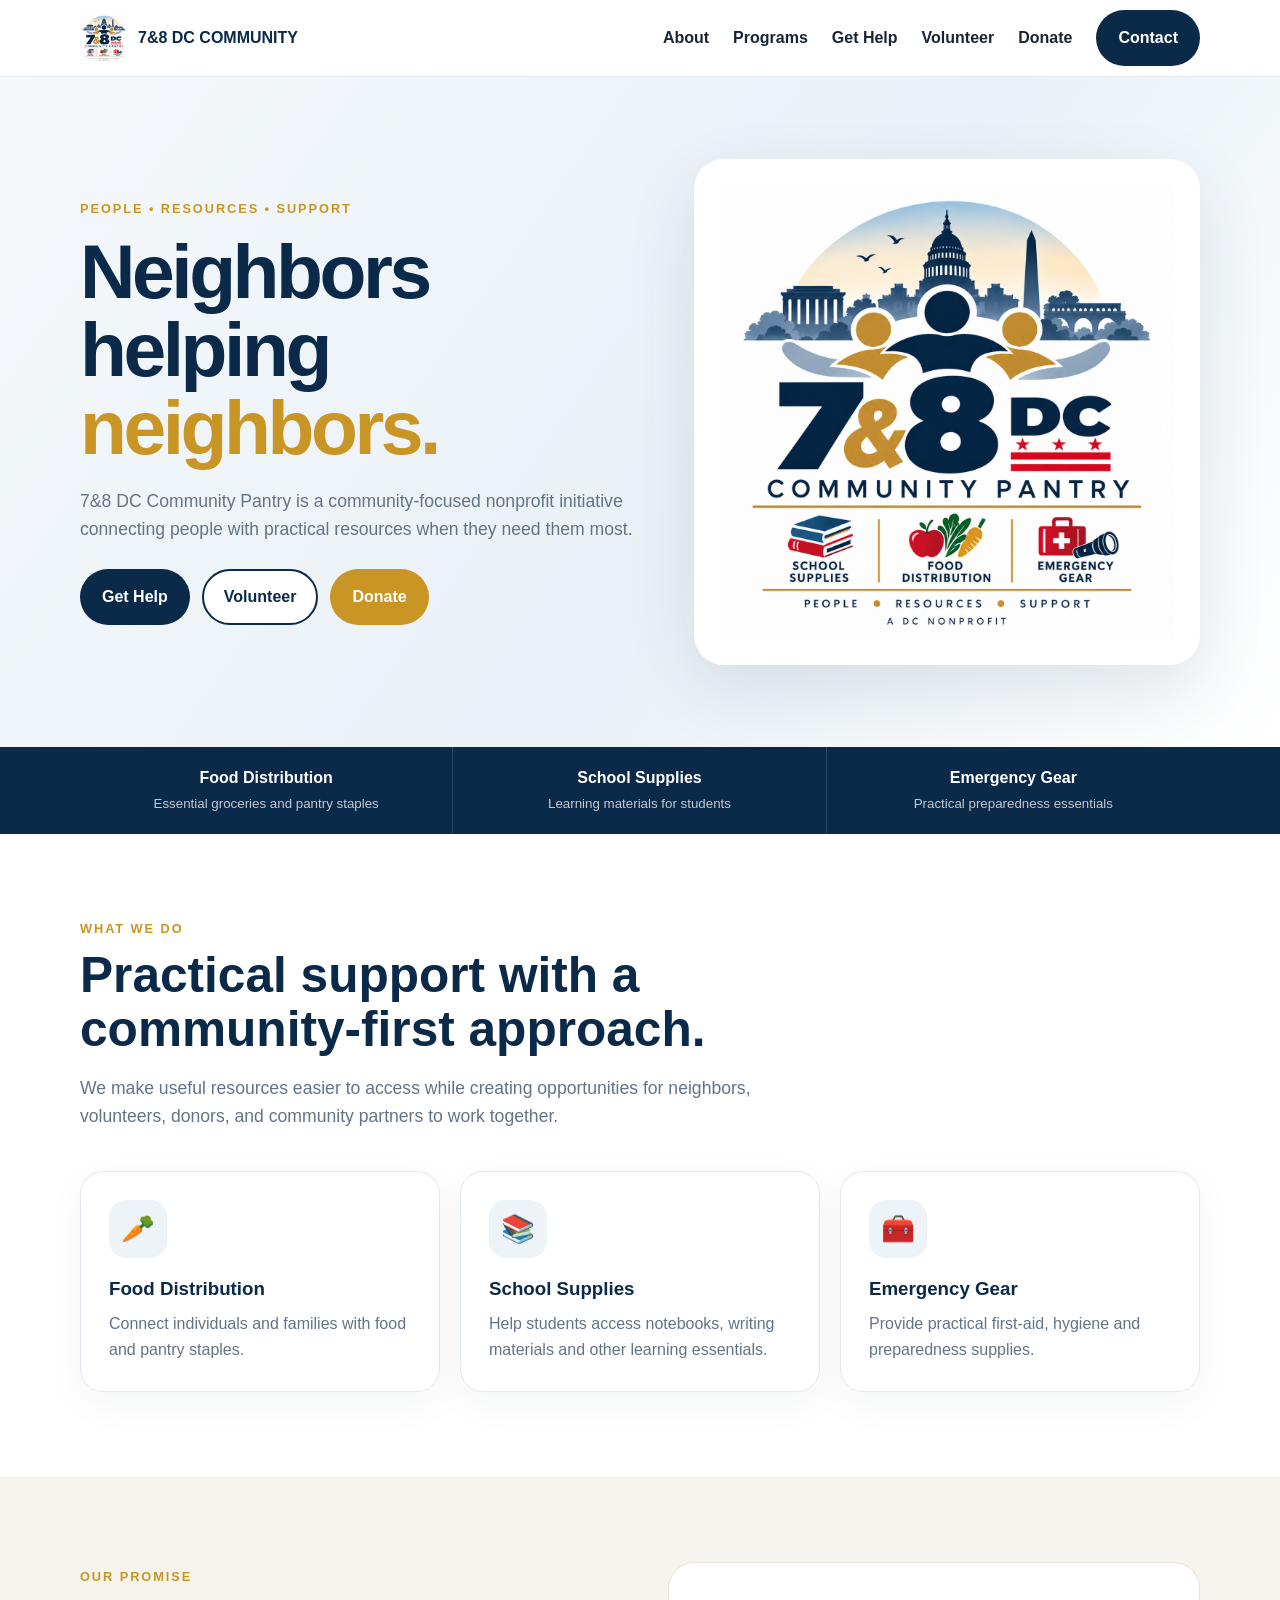
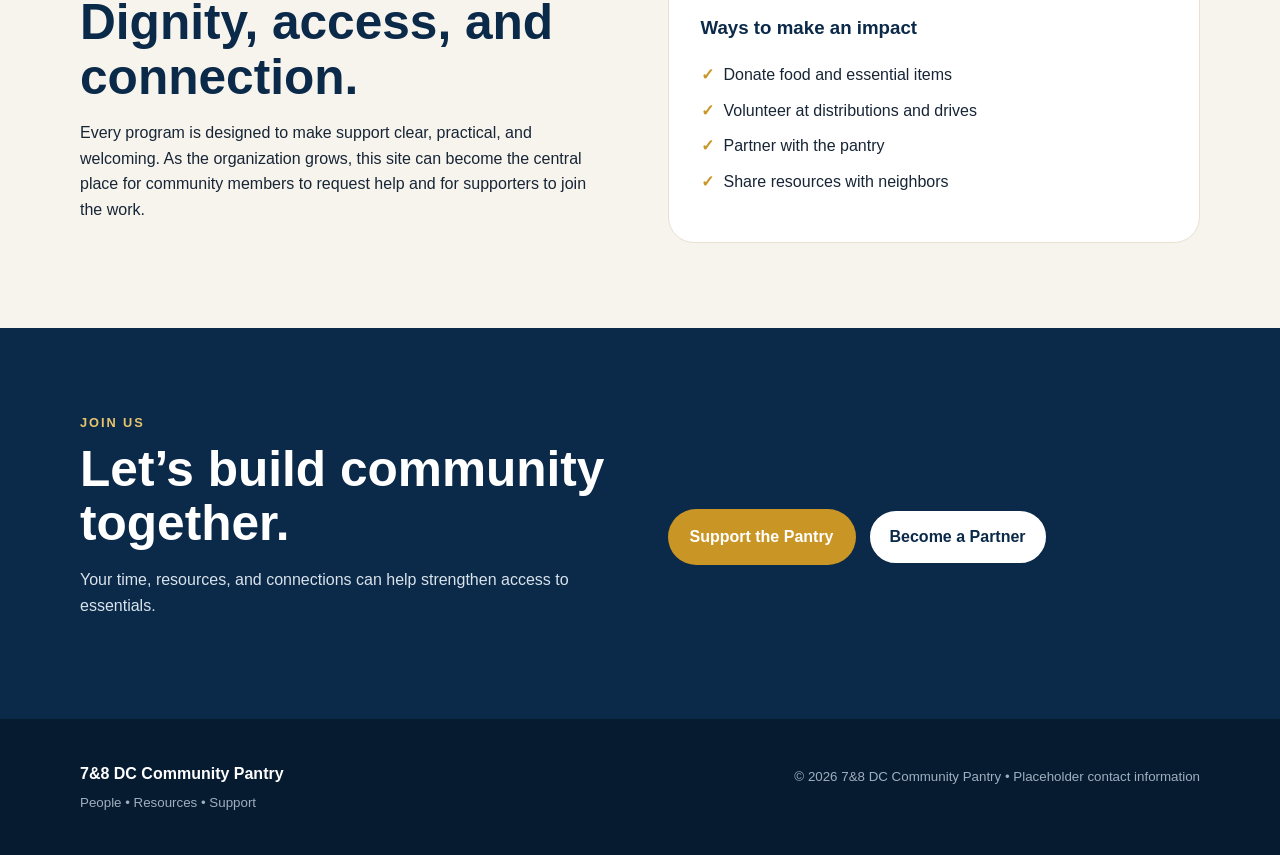
<file: index.html>
<!doctype html><html lang="en"><head><meta charset="utf-8"><meta name="viewport" content="width=device-width,initial-scale=1"><title>Home | 7&8 DC Community Pantry</title><meta name="description" content="7&8 DC Community Pantry connects neighbors with food, school supplies, emergency gear and community resources."><link rel="stylesheet" href="styles.css"></head><body>
<nav><div class="wrap nav"><a class="brand" href="index.html"><img src="logo.png" alt="7&8 DC Community Pantry logo"><span>7&8 DC COMMUNITY</span></a><div class="links"><a href="about.html">About</a><a href="programs.html">Programs</a><a href="help.html">Get Help</a><a href="volunteer.html">Volunteer</a><a href="donate.html">Donate</a><a class="btn primary" href="contact.html">Contact</a></div><a class="btn primary mobile-menu" href="donate.html">Donate</a></div></nav>

<section class="hero"><div class="wrap hero-grid"><div><div class="eyebrow">People • Resources • Support</div><h1>Neighbors helping <span>neighbors.</span></h1><p>7&8 DC Community Pantry is a community-focused nonprofit initiative connecting people with practical resources when they need them most.</p><div class="actions"><a class="btn primary" href="help.html">Get Help</a><a class="btn outline" href="volunteer.html">Volunteer</a><a class="btn gold" href="donate.html">Donate</a></div></div><div class="logo-card"><img src="logo.png" alt="7&8 DC Community Pantry"></div></div></section>
<div class="strip"><div class="wrap strip-grid"><div class="strip-item"><strong>Food Distribution</strong><small>Essential groceries and pantry staples</small></div><div class="strip-item"><strong>School Supplies</strong><small>Learning materials for students</small></div><div class="strip-item"><strong>Emergency Gear</strong><small>Practical preparedness essentials</small></div></div></div>
<section><div class="wrap"><div class="section-head"><div class="eyebrow">What we do</div><h2>Practical support with a community-first approach.</h2><p>We make useful resources easier to access while creating opportunities for neighbors, volunteers, donors, and community partners to work together.</p></div><div class="cards"><article class="card"><div class="icon">🥕</div><h3>Food Distribution</h3><p>Connect individuals and families with food and pantry staples.</p></article><article class="card"><div class="icon">📚</div><h3>School Supplies</h3><p>Help students access notebooks, writing materials and other learning essentials.</p></article><article class="card"><div class="icon">🧰</div><h3>Emergency Gear</h3><p>Provide practical first-aid, hygiene and preparedness supplies.</p></article></div></div></section>
<section class="about"><div class="wrap two"><div><div class="eyebrow">Our promise</div><h2>Dignity, access, and connection.</h2><p>Every program is designed to make support clear, practical, and welcoming. As the organization grows, this site can become the central place for community members to request help and for supporters to join the work.</p></div><div class="panel"><h3 style="color:var(--navy)">Ways to make an impact</h3><ul class="check"><li>Donate food and essential items</li><li>Volunteer at distributions and drives</li><li>Partner with the pantry</li><li>Share resources with neighbors</li></ul></div></div></section>
<section class="cta-band"><div class="wrap two"><div><div class="eyebrow" style="color:#e6c56d">Join us</div><h2>Let’s build community together.</h2><p>Your time, resources, and connections can help strengthen access to essentials.</p></div><div class="actions"><a class="btn gold" href="donate.html">Support the Pantry</a><a class="btn outline" href="contact.html">Become a Partner</a></div></div></section>

<footer><div class="wrap footer"><div><strong>7&8 DC Community Pantry</strong><small>People • Resources • Support</small></div><small>© <span id="year"></span> 7&8 DC Community Pantry • Placeholder contact information</small></div></footer><script>document.getElementById('year').textContent=new Date().getFullYear();</script></body></html>
</file>
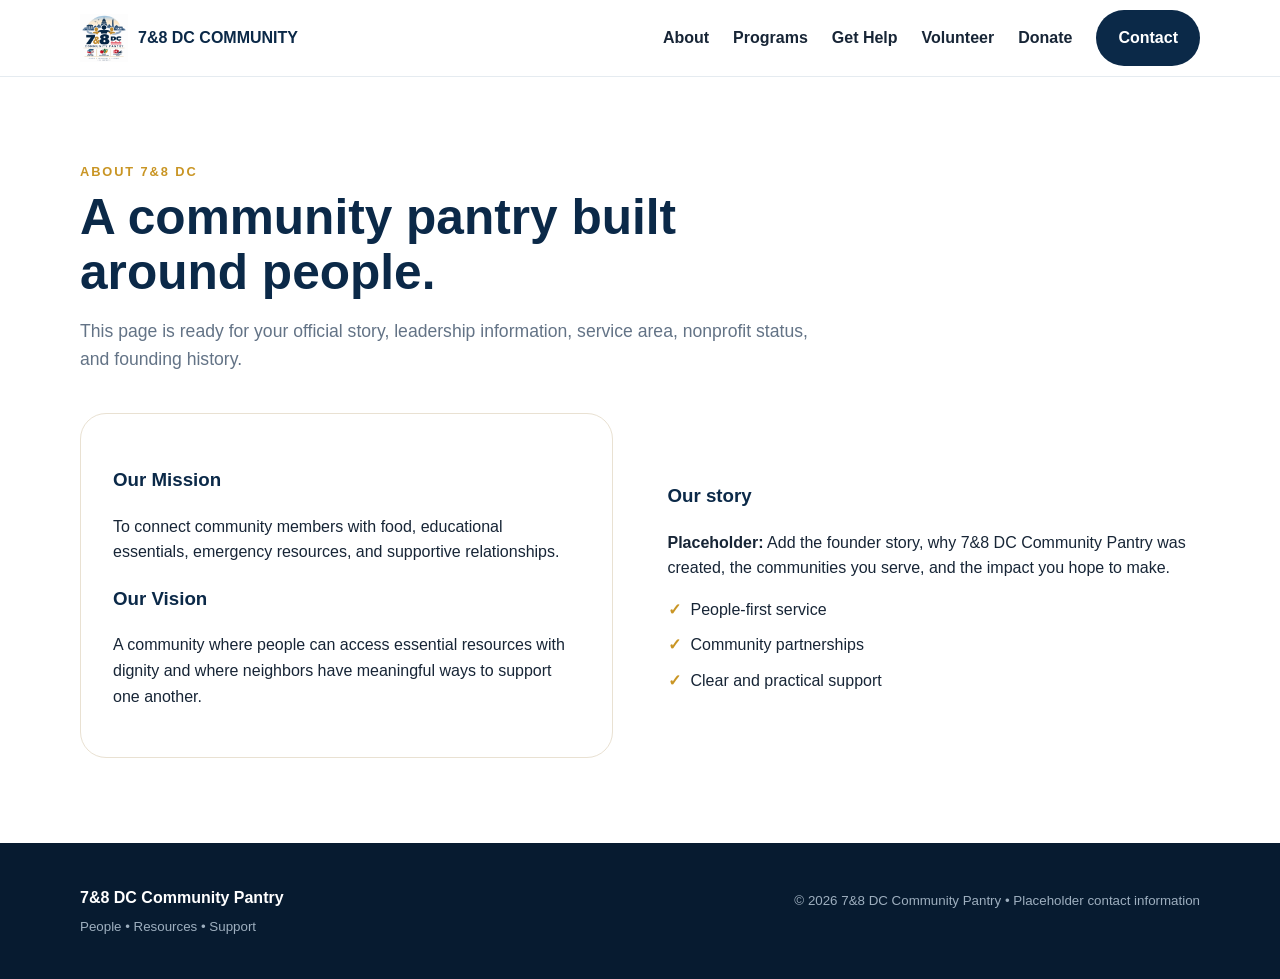
<file: about.html>
<!doctype html><html lang="en"><head><meta charset="utf-8"><meta name="viewport" content="width=device-width,initial-scale=1"><title>About Us | 7&8 DC Community Pantry</title><meta name="description" content="7&8 DC Community Pantry connects neighbors with food, school supplies, emergency gear and community resources."><link rel="stylesheet" href="styles.css"></head><body>
<nav><div class="wrap nav"><a class="brand" href="index.html"><img src="logo.png" alt="7&8 DC Community Pantry logo"><span>7&8 DC COMMUNITY</span></a><div class="links"><a href="about.html">About</a><a href="programs.html">Programs</a><a href="help.html">Get Help</a><a href="volunteer.html">Volunteer</a><a href="donate.html">Donate</a><a class="btn primary" href="contact.html">Contact</a></div><a class="btn primary mobile-menu" href="donate.html">Donate</a></div></nav>

<section><div class="wrap"><div class="section-head"><div class="eyebrow">About 7&8 DC</div><h2>A community pantry built around people.</h2><p>This page is ready for your official story, leadership information, service area, nonprofit status, and founding history.</p></div><div class="two"><div class="panel"><h3 style="color:var(--navy)">Our Mission</h3><p>To connect community members with food, educational essentials, emergency resources, and supportive relationships.</p><h3 style="color:var(--navy)">Our Vision</h3><p>A community where people can access essential resources with dignity and where neighbors have meaningful ways to support one another.</p></div><div><h3 style="color:var(--navy)">Our story</h3><p><strong>Placeholder:</strong> Add the founder story, why 7&8 DC Community Pantry was created, the communities you serve, and the impact you hope to make.</p><ul class="check"><li>People-first service</li><li>Community partnerships</li><li>Clear and practical support</li></ul></div></div></div></section>

<footer><div class="wrap footer"><div><strong>7&8 DC Community Pantry</strong><small>People • Resources • Support</small></div><small>© <span id="year"></span> 7&8 DC Community Pantry • Placeholder contact information</small></div></footer><script>document.getElementById('year').textContent=new Date().getFullYear();</script></body></html>
</file>
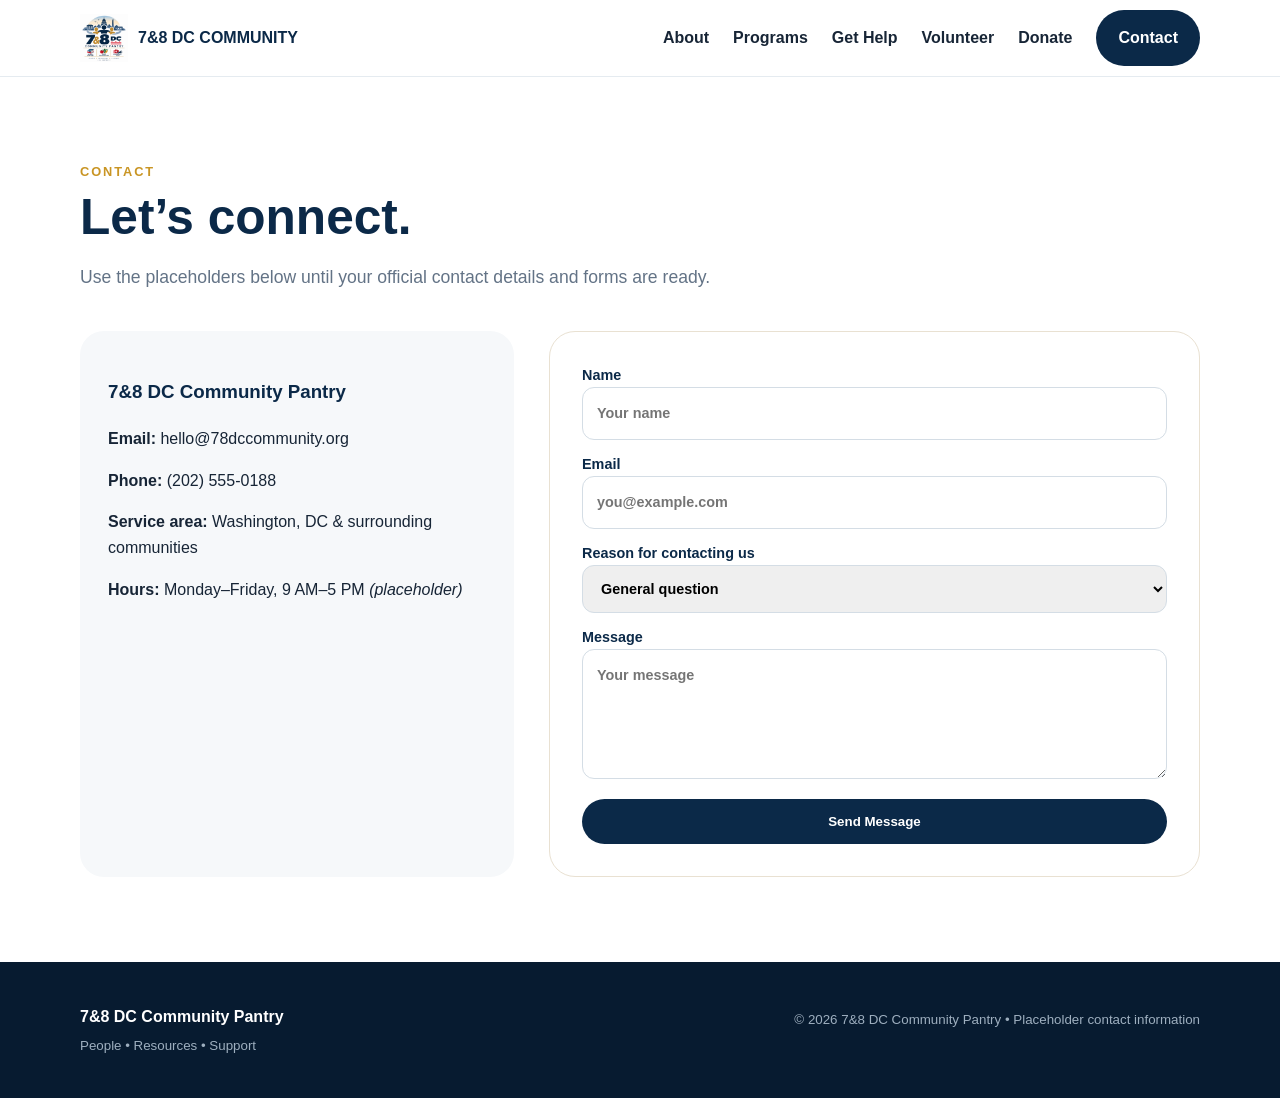
<file: contact.html>
<!doctype html><html lang="en"><head><meta charset="utf-8"><meta name="viewport" content="width=device-width,initial-scale=1"><title>Contact | 7&8 DC Community Pantry</title><meta name="description" content="7&8 DC Community Pantry connects neighbors with food, school supplies, emergency gear and community resources."><link rel="stylesheet" href="styles.css"></head><body>
<nav><div class="wrap nav"><a class="brand" href="index.html"><img src="logo.png" alt="7&8 DC Community Pantry logo"><span>7&8 DC COMMUNITY</span></a><div class="links"><a href="about.html">About</a><a href="programs.html">Programs</a><a href="help.html">Get Help</a><a href="volunteer.html">Volunteer</a><a href="donate.html">Donate</a><a class="btn primary" href="contact.html">Contact</a></div><a class="btn primary mobile-menu" href="donate.html">Donate</a></div></nav>

<section><div class="wrap"><div class="section-head"><div class="eyebrow">Contact</div><h2>Let’s connect.</h2><p>Use the placeholders below until your official contact details and forms are ready.</p></div><div class="contact-grid"><div class="contact-box"><h3 style="color:var(--navy)">7&8 DC Community Pantry</h3><p><strong>Email:</strong> hello@78dccommunity.org</p><p><strong>Phone:</strong> (202) 555-0188</p><p><strong>Service area:</strong> Washington, DC & surrounding communities</p><p><strong>Hours:</strong> Monday–Friday, 9 AM–5 PM <em>(placeholder)</em></p></div><div class="panel"><form class="form" onsubmit="event.preventDefault();alert('Thank you for contacting 7&8 DC Community Pantry! This is a placeholder form.');"><label>Name<input required placeholder="Your name"></label><label>Email<input required type="email" placeholder="you@example.com"></label><label>Reason for contacting us<select><option>General question</option><option>Volunteer</option><option>Donation</option><option>Partnership</option><option>Request for support</option></select></label><label>Message<textarea required placeholder="Your message"></textarea></label><button class="btn primary" type="submit">Send Message</button></form></div></div></div></section>

<footer><div class="wrap footer"><div><strong>7&8 DC Community Pantry</strong><small>People • Resources • Support</small></div><small>© <span id="year"></span> 7&8 DC Community Pantry • Placeholder contact information</small></div></footer><script>document.getElementById('year').textContent=new Date().getFullYear();</script></body></html>
</file>
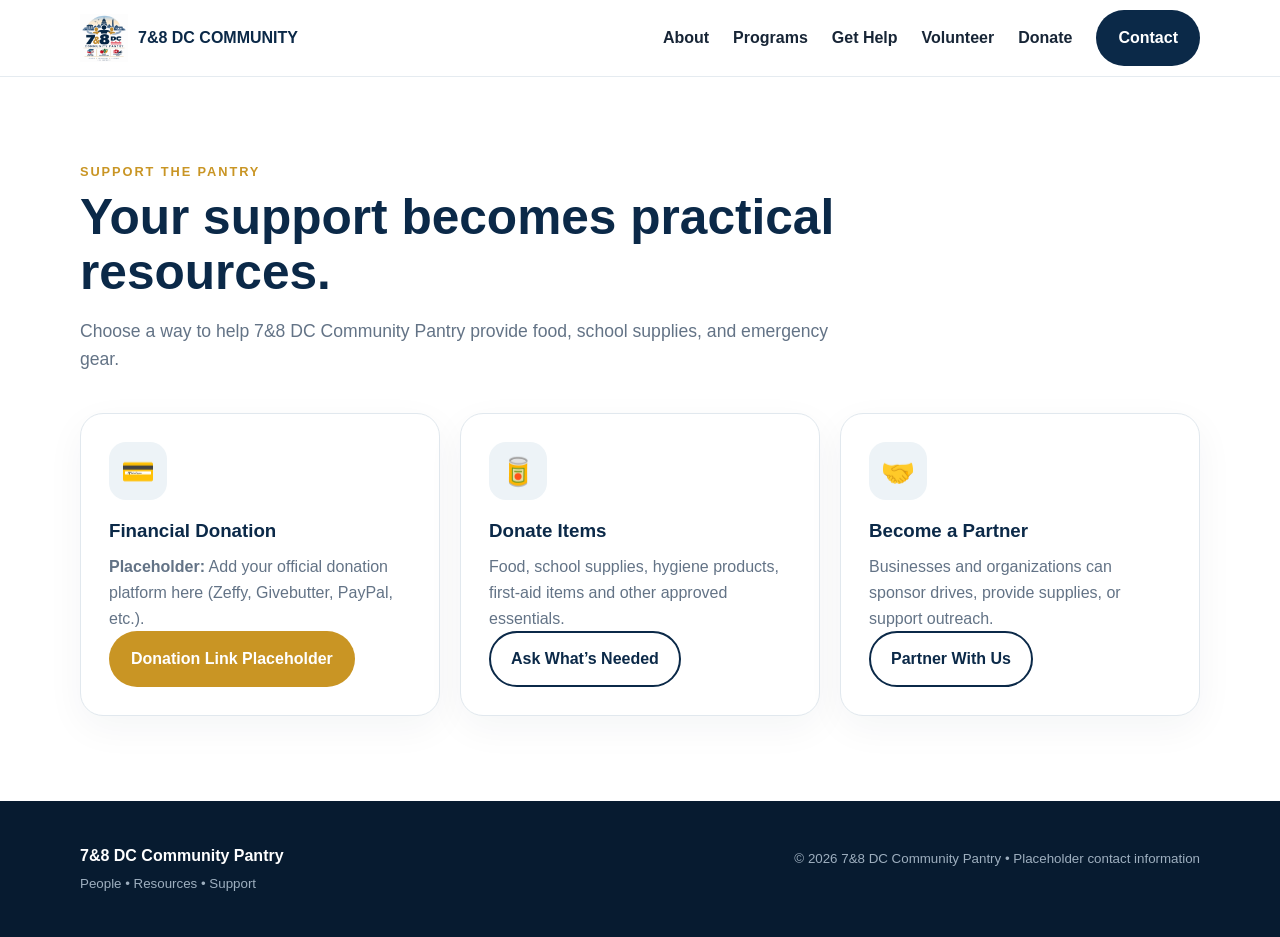
<file: donate.html>
<!doctype html><html lang="en"><head><meta charset="utf-8"><meta name="viewport" content="width=device-width,initial-scale=1"><title>Donate | 7&8 DC Community Pantry</title><meta name="description" content="7&8 DC Community Pantry connects neighbors with food, school supplies, emergency gear and community resources."><link rel="stylesheet" href="styles.css"></head><body>
<nav><div class="wrap nav"><a class="brand" href="index.html"><img src="logo.png" alt="7&8 DC Community Pantry logo"><span>7&8 DC COMMUNITY</span></a><div class="links"><a href="about.html">About</a><a href="programs.html">Programs</a><a href="help.html">Get Help</a><a href="volunteer.html">Volunteer</a><a href="donate.html">Donate</a><a class="btn primary" href="contact.html">Contact</a></div><a class="btn primary mobile-menu" href="donate.html">Donate</a></div></nav>

<section><div class="wrap"><div class="section-head"><div class="eyebrow">Support the pantry</div><h2>Your support becomes practical resources.</h2><p>Choose a way to help 7&8 DC Community Pantry provide food, school supplies, and emergency gear.</p></div><div class="cards"><article class="card"><div class="icon">💳</div><h3>Financial Donation</h3><p><strong>Placeholder:</strong> Add your official donation platform here (Zeffy, Givebutter, PayPal, etc.).</p><a class="btn gold" href="contact.html">Donation Link Placeholder</a></article><article class="card"><div class="icon">🥫</div><h3>Donate Items</h3><p>Food, school supplies, hygiene products, first-aid items and other approved essentials.</p><a class="btn outline" href="contact.html">Ask What’s Needed</a></article><article class="card"><div class="icon">🤝</div><h3>Become a Partner</h3><p>Businesses and organizations can sponsor drives, provide supplies, or support outreach.</p><a class="btn outline" href="contact.html">Partner With Us</a></article></div></div></section>

<footer><div class="wrap footer"><div><strong>7&8 DC Community Pantry</strong><small>People • Resources • Support</small></div><small>© <span id="year"></span> 7&8 DC Community Pantry • Placeholder contact information</small></div></footer><script>document.getElementById('year').textContent=new Date().getFullYear();</script></body></html>
</file>
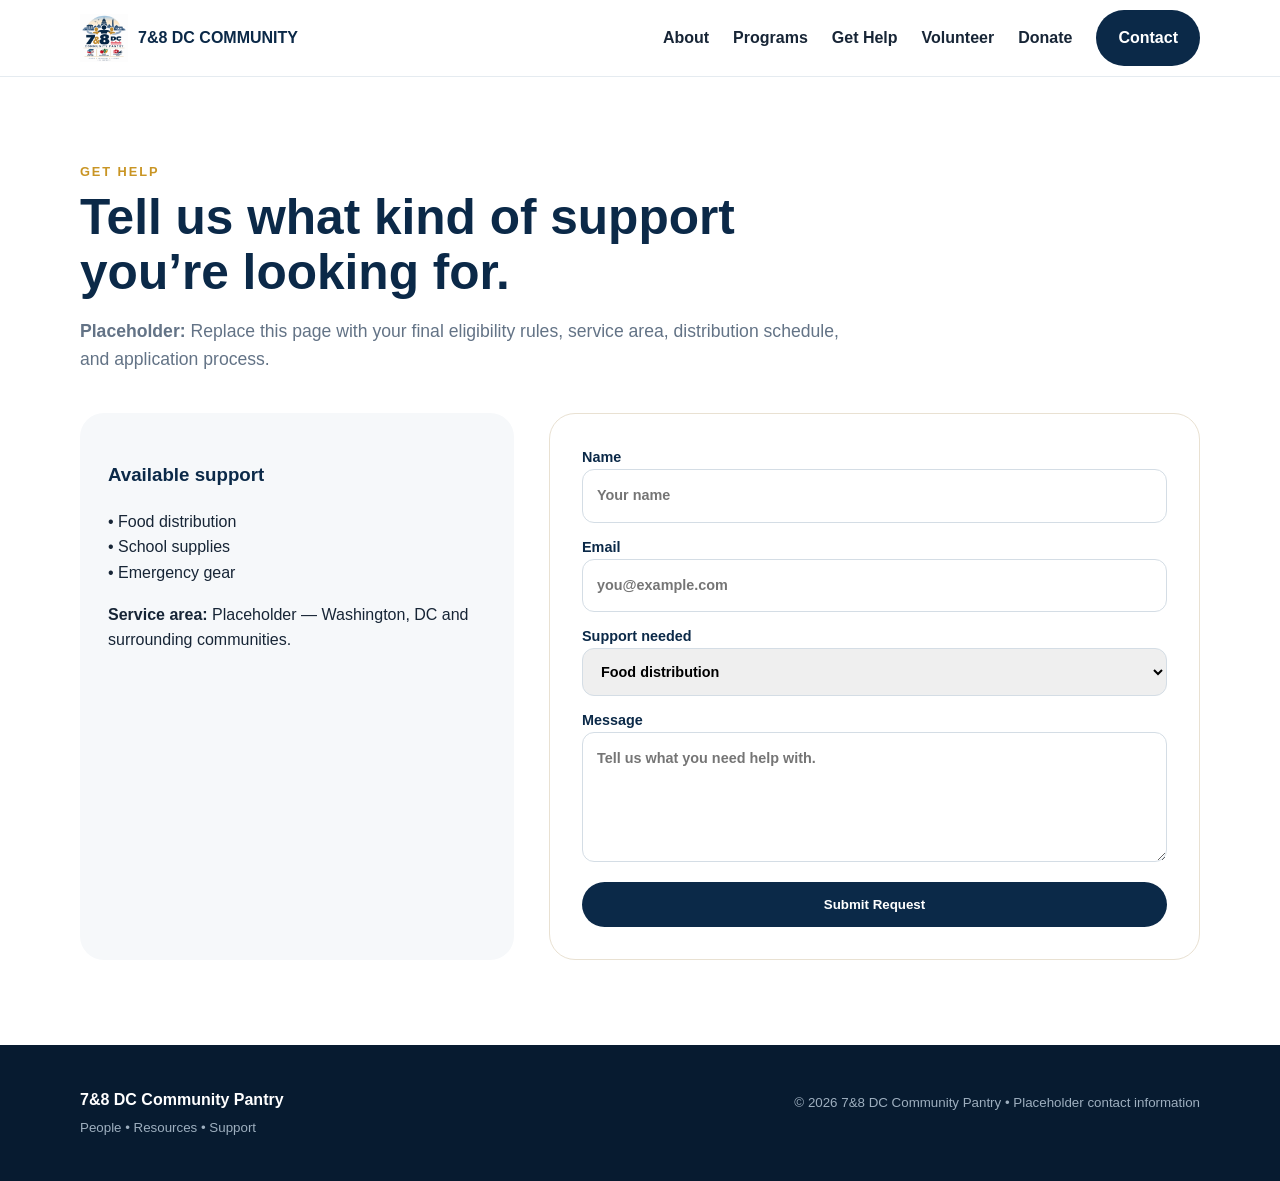
<file: help.html>
<!doctype html><html lang="en"><head><meta charset="utf-8"><meta name="viewport" content="width=device-width,initial-scale=1"><title>Get Help | 7&8 DC Community Pantry</title><meta name="description" content="7&8 DC Community Pantry connects neighbors with food, school supplies, emergency gear and community resources."><link rel="stylesheet" href="styles.css"></head><body>
<nav><div class="wrap nav"><a class="brand" href="index.html"><img src="logo.png" alt="7&8 DC Community Pantry logo"><span>7&8 DC COMMUNITY</span></a><div class="links"><a href="about.html">About</a><a href="programs.html">Programs</a><a href="help.html">Get Help</a><a href="volunteer.html">Volunteer</a><a href="donate.html">Donate</a><a class="btn primary" href="contact.html">Contact</a></div><a class="btn primary mobile-menu" href="donate.html">Donate</a></div></nav>

<section><div class="wrap"><div class="section-head"><div class="eyebrow">Get help</div><h2>Tell us what kind of support you’re looking for.</h2><p><strong>Placeholder:</strong> Replace this page with your final eligibility rules, service area, distribution schedule, and application process.</p></div><div class="contact-grid"><div class="contact-box"><h3 style="color:var(--navy)">Available support</h3><p>• Food distribution<br>• School supplies<br>• Emergency gear</p><p><strong>Service area:</strong> Placeholder — Washington, DC and surrounding communities.</p></div><div class="panel"><form class="form" onsubmit="event.preventDefault();alert('Placeholder form submitted. Connect this form to your nonprofit email or form service before launch.');"><label>Name<input required placeholder="Your name"></label><label>Email<input required type="email" placeholder="you@example.com"></label><label>Support needed<select><option>Food distribution</option><option>School supplies</option><option>Emergency gear</option></select></label><label>Message<textarea placeholder="Tell us what you need help with."></textarea></label><button class="btn primary" type="submit">Submit Request</button></form></div></div></div></section>

<footer><div class="wrap footer"><div><strong>7&8 DC Community Pantry</strong><small>People • Resources • Support</small></div><small>© <span id="year"></span> 7&8 DC Community Pantry • Placeholder contact information</small></div></footer><script>document.getElementById('year').textContent=new Date().getFullYear();</script></body></html>
</file>
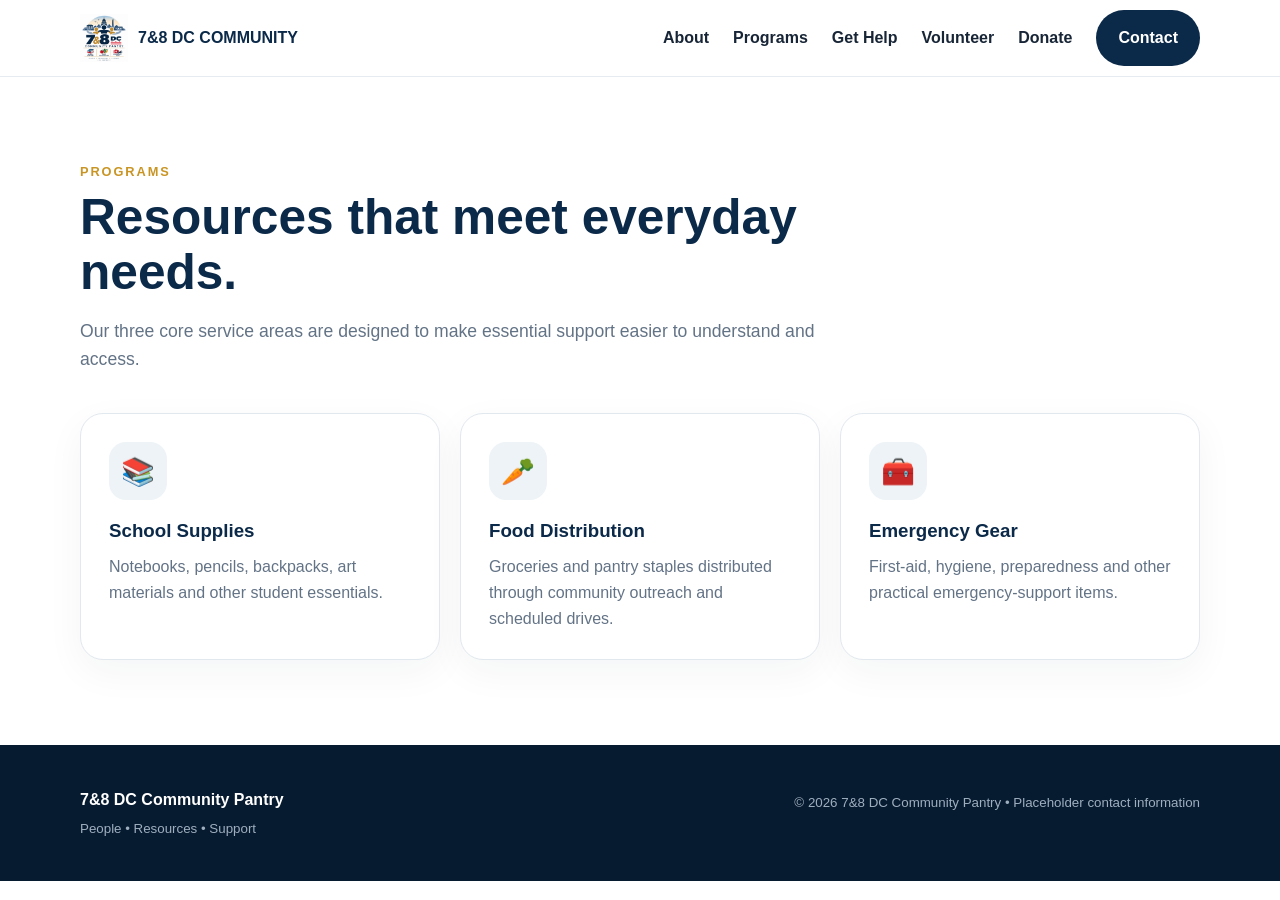
<file: programs.html>
<!doctype html><html lang="en"><head><meta charset="utf-8"><meta name="viewport" content="width=device-width,initial-scale=1"><title>Programs | 7&8 DC Community Pantry</title><meta name="description" content="7&8 DC Community Pantry connects neighbors with food, school supplies, emergency gear and community resources."><link rel="stylesheet" href="styles.css"></head><body>
<nav><div class="wrap nav"><a class="brand" href="index.html"><img src="logo.png" alt="7&8 DC Community Pantry logo"><span>7&8 DC COMMUNITY</span></a><div class="links"><a href="about.html">About</a><a href="programs.html">Programs</a><a href="help.html">Get Help</a><a href="volunteer.html">Volunteer</a><a href="donate.html">Donate</a><a class="btn primary" href="contact.html">Contact</a></div><a class="btn primary mobile-menu" href="donate.html">Donate</a></div></nav>

<section><div class="wrap"><div class="section-head"><div class="eyebrow">Programs</div><h2>Resources that meet everyday needs.</h2><p>Our three core service areas are designed to make essential support easier to understand and access.</p></div><div class="cards"><article class="card"><div class="icon">📚</div><h3>School Supplies</h3><p>Notebooks, pencils, backpacks, art materials and other student essentials.</p></article><article class="card"><div class="icon">🥕</div><h3>Food Distribution</h3><p>Groceries and pantry staples distributed through community outreach and scheduled drives.</p></article><article class="card"><div class="icon">🧰</div><h3>Emergency Gear</h3><p>First-aid, hygiene, preparedness and other practical emergency-support items.</p></article></div></div></section>

<footer><div class="wrap footer"><div><strong>7&8 DC Community Pantry</strong><small>People • Resources • Support</small></div><small>© <span id="year"></span> 7&8 DC Community Pantry • Placeholder contact information</small></div></footer><script>document.getElementById('year').textContent=new Date().getFullYear();</script></body></html>
</file>
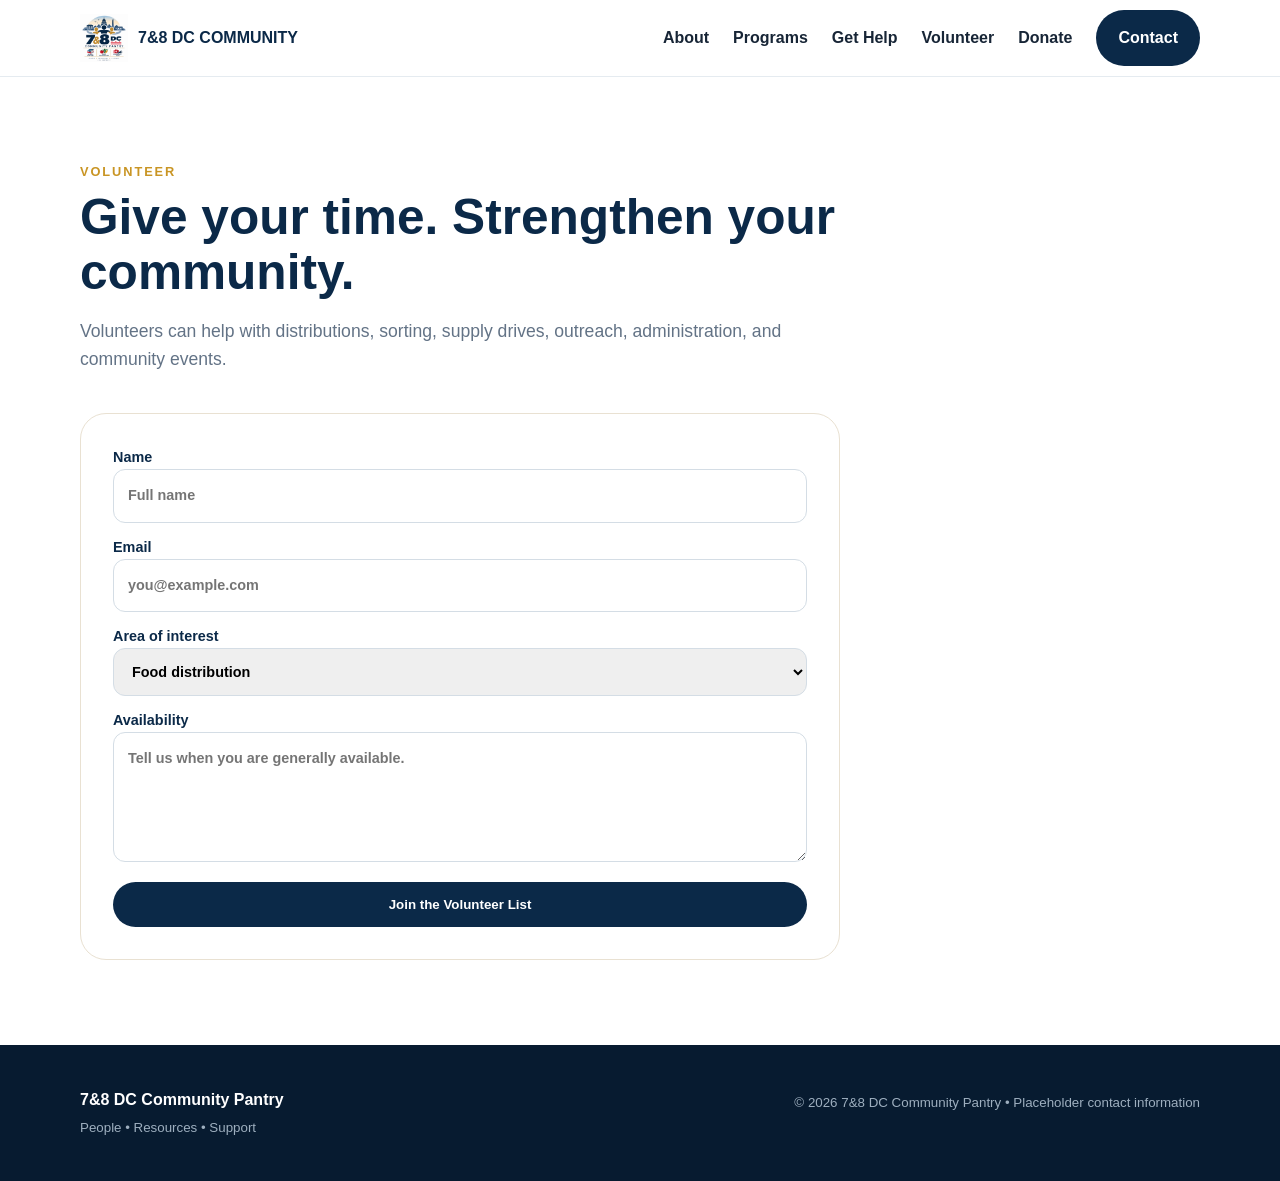
<file: volunteer.html>
<!doctype html><html lang="en"><head><meta charset="utf-8"><meta name="viewport" content="width=device-width,initial-scale=1"><title>Volunteer | 7&8 DC Community Pantry</title><meta name="description" content="7&8 DC Community Pantry connects neighbors with food, school supplies, emergency gear and community resources."><link rel="stylesheet" href="styles.css"></head><body>
<nav><div class="wrap nav"><a class="brand" href="index.html"><img src="logo.png" alt="7&8 DC Community Pantry logo"><span>7&8 DC COMMUNITY</span></a><div class="links"><a href="about.html">About</a><a href="programs.html">Programs</a><a href="help.html">Get Help</a><a href="volunteer.html">Volunteer</a><a href="donate.html">Donate</a><a class="btn primary" href="contact.html">Contact</a></div><a class="btn primary mobile-menu" href="donate.html">Donate</a></div></nav>

<section><div class="wrap"><div class="section-head"><div class="eyebrow">Volunteer</div><h2>Give your time. Strengthen your community.</h2><p>Volunteers can help with distributions, sorting, supply drives, outreach, administration, and community events.</p></div><div class="panel" style="max-width:760px"><form class="form" onsubmit="event.preventDefault();alert('Thank you! This is a placeholder form. Connect it to your volunteer system before launch.');"><label>Name<input required placeholder="Full name"></label><label>Email<input required type="email" placeholder="you@example.com"></label><label>Area of interest<select><option>Food distribution</option><option>School supplies</option><option>Emergency gear</option><option>Community outreach</option><option>Administration</option></select></label><label>Availability<textarea placeholder="Tell us when you are generally available."></textarea></label><button class="btn primary" type="submit">Join the Volunteer List</button></form></div></div></section>

<footer><div class="wrap footer"><div><strong>7&8 DC Community Pantry</strong><small>People • Resources • Support</small></div><small>© <span id="year"></span> 7&8 DC Community Pantry • Placeholder contact information</small></div></footer><script>document.getElementById('year').textContent=new Date().getFullYear();</script></body></html>
</file>
<file: styles.css>
:root{--navy:#0b2948;--gold:#c99524;--red:#d91f2b;--sky:#8fa9bf;--cream:#f7f4ed;--ink:#172536;--muted:#637386;--white:#fff}
*{box-sizing:border-box}html{scroll-behavior:smooth}body{margin:0;font-family:Inter,Arial,sans-serif;color:var(--ink);line-height:1.6;background:#fff}a{text-decoration:none;color:inherit}.wrap{width:min(1120px,92%);margin:auto}
nav{position:sticky;top:0;z-index:50;background:rgba(255,255,255,.96);backdrop-filter:blur(12px);border-bottom:1px solid #e5ebf0}.nav{height:76px;display:flex;align-items:center;justify-content:space-between}.brand{display:flex;align-items:center;gap:10px;font-weight:900;color:var(--navy)}.brand img{width:48px;height:48px;object-fit:contain}.links{display:flex;align-items:center;gap:24px;font-weight:700}.links a:hover{color:var(--gold)}
.btn{display:inline-flex;align-items:center;justify-content:center;padding:13px 20px;border-radius:999px;font-weight:800;border:2px solid transparent;cursor:pointer}.primary{background:var(--navy);color:#fff}.gold{background:var(--gold);color:#fff}.outline{border-color:var(--navy);color:var(--navy);background:#fff}
.hero{background:linear-gradient(125deg,#f5f8fb,#e9f1f6 58%,#fff);padding:82px 0}.hero-grid{display:grid;grid-template-columns:1.05fr .95fr;gap:55px;align-items:center}.eyebrow{text-transform:uppercase;letter-spacing:.15em;font-weight:900;font-size:.8rem;color:var(--gold)}h1{font-size:clamp(2.8rem,6vw,5.2rem);line-height:1.02;letter-spacing:-.045em;color:var(--navy);margin:12px 0 20px}h1 span{color:var(--gold)}h2{font-size:clamp(2rem,4vw,3.1rem);line-height:1.1;color:var(--navy);margin:8px 0 15px}.hero p,.section-head p{font-size:1.1rem;color:var(--muted)}.actions{display:flex;gap:12px;flex-wrap:wrap;margin-top:26px}.logo-card{background:#fff;border-radius:30px;padding:25px;box-shadow:0 25px 70px #0b29481c}.logo-card img{width:100%;display:block}
.strip{background:var(--navy);color:#fff}.strip-grid{display:grid;grid-template-columns:repeat(3,1fr);text-align:center}.strip-item{padding:18px;border-right:1px solid #ffffff22}.strip-item:last-child{border:0}.strip-item strong{display:block}.strip-item small{opacity:.75}
section{padding:85px 0}.section-head{max-width:760px;margin-bottom:40px}.cards{display:grid;grid-template-columns:repeat(3,1fr);gap:20px}.card{border:1px solid #e1e8ee;border-radius:23px;padding:28px;background:#fff;box-shadow:0 12px 38px #0b29480c}.icon{width:58px;height:58px;border-radius:17px;background:#edf3f7;display:grid;place-items:center;font-size:1.7rem;margin-bottom:16px}.card h3{color:var(--navy);margin:0 0 8px}.card p{color:var(--muted);margin:0}
.about{background:var(--cream)}.two{display:grid;grid-template-columns:1fr 1fr;gap:55px;align-items:center}.panel{background:#fff;border:1px solid #e9e1d2;border-radius:26px;padding:32px}.check{list-style:none;padding:0}.check li{margin:10px 0}.check li:before{content:"✓";color:var(--gold);font-weight:900;margin-right:10px}
.cta-band{background:var(--navy);color:#fff}.cta-band h2{color:#fff}.cta-band p{color:#d8e3ec}.contact-grid{display:grid;grid-template-columns:.8fr 1.2fr;gap:35px}.contact-box{background:#f6f8fa;border-radius:24px;padding:28px}.form{display:grid;gap:13px}.form input,.form select,.form textarea{width:100%;padding:14px;border:1px solid #d4dde5;border-radius:12px;font:inherit}.form textarea{min-height:130px}label{font-weight:800;font-size:.9rem;color:var(--navy)}footer{background:#071b30;color:#c9d5df;padding:42px 0}.footer{display:flex;justify-content:space-between;gap:25px}.footer strong{color:#fff}.footer small{display:block;margin-top:5px;color:#9eafbf}
.mobile-menu{display:none}
@media(max-width:820px){.links{display:none}.mobile-menu{display:block}.hero-grid,.two,.contact-grid{grid-template-columns:1fr}.cards{grid-template-columns:1fr}.strip-grid{grid-template-columns:1fr}.strip-item{border-right:0;border-bottom:1px solid #ffffff22}.strip-item:last-child{border:0}.hero{padding:55px 0}section{padding:62px 0}.footer{flex-direction:column}}
</file>
